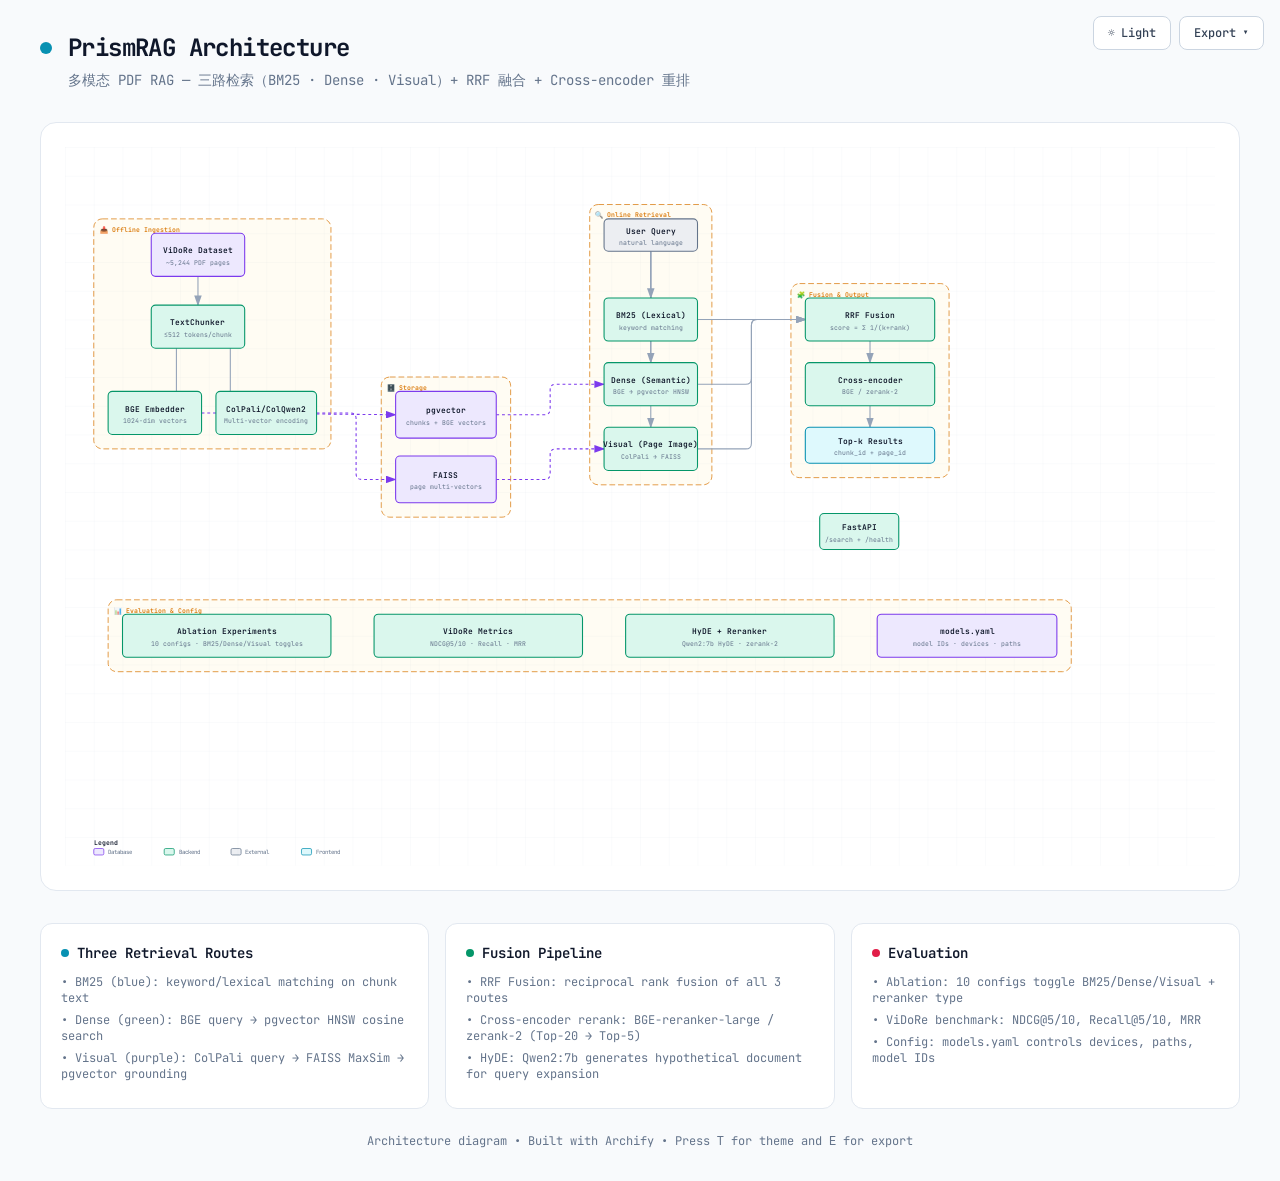
<file: docs/prismrag-architecture.html>
<!DOCTYPE html>
<html lang="en" data-theme="dark">
<head>
  <meta charset="UTF-8">
  <meta name="viewport" content="width=device-width, initial-scale=1.0">
  <meta name="generator" content="archify 2.8.0">
  <title>PrismRAG Architecture Diagram</title>
  <script>
    // Resolve the theme before first paint so light-preference users don't
    // see a dark flash. The toolbar script below re-applies with UI state.
    (function () {
      try {
        var theme = null;
        try {
          var param = new URLSearchParams(window.location.search).get('theme');
          if (param === 'light' || param === 'dark') theme = param;
        } catch (_) {}
        if (!theme) {
          try { theme = localStorage.getItem('archify-theme'); } catch (_) {}
        }
        if (theme !== 'light' && theme !== 'dark') {
          theme = window.matchMedia('(prefers-color-scheme: light)').matches ? 'light' : 'dark';
        }
        document.documentElement.setAttribute('data-theme', theme);
      } catch (_) {}
    })();
  </script>
  <!-- Async font load: a blackholed network must not block first paint.
       The body font stack falls back to system monospace until it lands. -->
  <link rel="preconnect" href="https://fonts.gstatic.com" crossorigin>
  <link href="https://fonts.googleapis.com/css2?family=JetBrains+Mono:wght@400;500;600;700&display=swap"
        rel="stylesheet" media="print" onload="this.media='all'">
  <noscript>
    <link href="https://fonts.googleapis.com/css2?family=JetBrains+Mono:wght@400;500;600;700&display=swap" rel="stylesheet">
  </noscript>
  <style>
    /* ==========================================================
       THEME VARIABLES — switch by toggling [data-theme] on <html>
       ========================================================== */
    :root,
    [data-theme="dark"] {
      --bg: #020617;
      --grid: #1e293b;
      --text: #ffffff;
      --text-muted: #94a3b8;
      --text-dim: #475569;
      /* UI chrome (menu hints, footer) needs more contrast than SVG .t-dim accents */
      --text-faint: #7d8da1;

      --panel: rgba(15, 23, 42, 0.5);
      --panel-border: #1e293b;
      --lane-fill: rgba(15, 23, 42, 0.22);
      --lane-stroke: #334155;

      --arrow: #64748b;
      --arrow-emphasis: #34d399;

      /* Opaque mask color used behind semi-transparent component fills
         so the arrows drawn underneath are properly hidden. */
      --mask: #0f172a;

      --frontend-fill:    rgba(8, 51, 68, 0.4);
      --frontend-stroke:  #22d3ee;
      --backend-fill:     rgba(6, 78, 59, 0.4);
      --backend-stroke:   #34d399;
      --database-fill:    rgba(76, 29, 149, 0.4);
      --database-stroke:  #a78bfa;
      --cloud-fill:       rgba(120, 53, 15, 0.3);
      --cloud-stroke:     #fbbf24;
      --security-fill:    rgba(136, 19, 55, 0.4);
      --security-stroke:  #fb7185;
      --messagebus-fill:  rgba(251, 146, 60, 0.3);
      --messagebus-stroke:#fb923c;
      --external-fill:    rgba(30, 41, 59, 0.5);
      --external-stroke:  #94a3b8;

      --toolbar-bg:       rgba(15, 23, 42, 0.8);
      --toolbar-border:   #334155;
      --toolbar-text:     #e2e8f0;
      --toolbar-hover:    rgba(15, 23, 42, 0.95);
      --toolbar-menu-bg:  #0f172a;
    }

    [data-theme="light"] {
      --bg: #f8fafc;
      --grid: #e2e8f0;
      --text: #0f172a;
      --text-muted: #64748b;
      --text-dim: #94a3b8;
      --text-faint: #64748b;

      --panel: #ffffff;
      --panel-border: #e2e8f0;
      --lane-fill: rgba(248, 250, 252, 0.65);
      --lane-stroke: #cbd5e1;

      --arrow: #94a3b8;
      --arrow-emphasis: #059669;

      --mask: #ffffff;

      --frontend-fill:    rgba(34, 211, 238, 0.15);
      --frontend-stroke:  #0891b2;
      --backend-fill:     rgba(52, 211, 153, 0.18);
      --backend-stroke:   #059669;
      --database-fill:    rgba(167, 139, 250, 0.2);
      --database-stroke:  #7c3aed;
      --cloud-fill:       rgba(251, 191, 36, 0.18);
      --cloud-stroke:     #d97706;
      --security-fill:    rgba(251, 113, 133, 0.15);
      --security-stroke:  #e11d48;
      --messagebus-fill:  rgba(251, 146, 60, 0.15);
      --messagebus-stroke:#ea580c;
      --external-fill:    rgba(148, 163, 184, 0.18);
      --external-stroke:  #64748b;

      --toolbar-bg:       rgba(255, 255, 255, 0.92);
      --toolbar-border:   #cbd5e1;
      --toolbar-text:     #334155;
      --toolbar-hover:    #ffffff;
      --toolbar-menu-bg:  #ffffff;
    }

    * { margin: 0; padding: 0; box-sizing: border-box; }

    body {
      font-family: 'JetBrains Mono', ui-monospace, SFMono-Regular, Menlo, Consolas, 'DejaVu Sans Mono', 'Liberation Mono', 'Noto Sans Mono CJK SC', 'PingFang SC', 'Hiragino Sans GB', 'Microsoft YaHei', monospace;
      background: var(--bg);
      min-height: 100vh;
      padding: 2rem;
      color: var(--text);
      transition: background 0.2s ease, color 0.2s ease;
    }

    .container { max-width: 1200px; margin: 0 auto; }

    .header { margin-bottom: 2rem; }

    .header-row {
      display: flex;
      align-items: center;
      gap: 1rem;
      margin-bottom: 0.5rem;
    }

    .pulse-dot {
      width: 12px;
      height: 12px;
      background: var(--frontend-stroke);
      border-radius: 50%;
      animation: pulse 2s infinite;
    }

    @keyframes pulse {
      0%, 100% { opacity: 1; }
      50% { opacity: 0.5; }
    }

    h1 {
      font-size: 1.5rem;
      font-weight: 700;
      letter-spacing: -0.025em;
    }

    .subtitle {
      color: var(--text-muted);
      font-size: 0.875rem;
      margin-left: 1.75rem;
    }

    .diagram-container {
      background: var(--panel);
      border-radius: 1rem;
      border: 1px solid var(--panel-border);
      padding: 1.5rem;
      overflow-x: auto;
    }

    svg {
      width: 100%;
      min-width: min(900px, 100%);
      display: block;
    }

    .cards {
      display: grid;
      grid-template-columns: repeat(auto-fit, minmax(280px, 1fr));
      gap: 1rem;
      margin-top: 2rem;
    }

    .card {
      background: var(--panel);
      border-radius: 0.75rem;
      border: 1px solid var(--panel-border);
      padding: 1.25rem;
    }

    .card-header {
      display: flex;
      align-items: center;
      gap: 0.5rem;
      margin-bottom: 0.75rem;
    }

    .card-dot {
      width: 8px;
      height: 8px;
      border-radius: 50%;
    }

    .card-dot.cyan     { background: var(--frontend-stroke); }
    .card-dot.emerald  { background: var(--backend-stroke); }
    .card-dot.violet   { background: var(--database-stroke); }
    .card-dot.amber    { background: var(--cloud-stroke); }
    .card-dot.rose     { background: var(--security-stroke); }
    .card-dot.orange   { background: var(--messagebus-stroke); }
    .card-dot.slate    { background: var(--external-stroke); }

    .card h3 { font-size: 0.875rem; font-weight: 600; color: var(--text); }

    .card ul {
      list-style: none;
      color: var(--text-muted);
      font-size: 0.75rem;
    }

    .card li { margin-bottom: 0.375rem; }

    .footer {
      text-align: center;
      margin-top: 1.5rem;
      color: var(--text-faint);
      font-size: 0.75rem;
    }

    /* ==========================================================
       Print stylesheet — hide interactive controls, force light,
       drop the grid so the diagram doesn't waste ink, use landscape
       so wide diagrams fit, pack summary cards into 2 columns to
       avoid an orphan card on a trailing page.
       ========================================================== */
    @page { size: landscape; margin: 1.5cm; }

    @media print {
      /* Force the FULL light palette — including component fills/strokes and
         lane/arrow colors — so printing from dark theme doesn't put neon
         strokes and translucent dark fills on white paper. */
      :root, [data-theme="dark"], [data-theme="light"] {
        --bg: #ffffff;
        --grid: transparent;
        --panel: #ffffff;
        --panel-border: #e2e8f0;
        --text: #0f172a;
        --text-muted: #475569;
        --text-dim: #94a3b8;
        --text-faint: #64748b;
        --mask: #ffffff;
        --lane-fill: rgba(248, 250, 252, 0.65);
        --lane-stroke: #cbd5e1;
        --arrow: #94a3b8;
        --arrow-emphasis: #059669;
        --frontend-fill:    rgba(34, 211, 238, 0.15);
        --frontend-stroke:  #0891b2;
        --backend-fill:     rgba(52, 211, 153, 0.18);
        --backend-stroke:   #059669;
        --database-fill:    rgba(167, 139, 250, 0.2);
        --database-stroke:  #7c3aed;
        --cloud-fill:       rgba(251, 191, 36, 0.18);
        --cloud-stroke:     #d97706;
        --security-fill:    rgba(251, 113, 133, 0.15);
        --security-stroke:  #e11d48;
        --messagebus-fill:  rgba(251, 146, 60, 0.15);
        --messagebus-stroke:#ea580c;
        --external-fill:    rgba(148, 163, 184, 0.18);
        --external-stroke:  #64748b;
      }
      body { background: #ffffff !important; padding: 0; }
      .container { max-width: none; }
      .toolbar, .archify-toast, .no-print { display: none !important; }
      .diagram-container, .card { box-shadow: none; border-color: #e2e8f0; }
      .cards { grid-template-columns: 1fr 1fr; }
      /* Ensure elements break sensibly across pages */
      .card { break-inside: avoid; page-break-inside: avoid; }
      .diagram-container { break-inside: avoid; page-break-inside: avoid; }
      h1, .subtitle { color: #0f172a; }
    }

    /* ==========================================================
       TOOLBAR (theme toggle + export menu)
       ========================================================== */
    .toolbar {
      position: fixed;
      top: 1rem;
      right: 1rem;
      display: flex;
      gap: 0.5rem;
      z-index: 100;
    }
    .toolbar button {
      background: var(--toolbar-bg);
      color: var(--toolbar-text);
      border: 1px solid var(--toolbar-border);
      padding: 0.5rem 0.875rem;
      border-radius: 0.5rem;
      font-family: inherit;
      font-size: 0.75rem;
      font-weight: 500;
      cursor: pointer;
      backdrop-filter: blur(8px);
      transition: background 0.15s, border-color 0.15s;
      display: inline-flex;
      align-items: center;
      gap: 0.375rem;
    }
    .toolbar button:hover {
      background: var(--toolbar-hover);
      border-color: var(--arrow);
    }
    .toolbar button:focus-visible {
      outline: 2px solid var(--frontend-stroke);
      outline-offset: 2px;
    }
    .toolbar .export-wrap { position: relative; }
    .toolbar .export-menu {
      position: absolute;
      top: calc(100% + 0.375rem);
      right: 0;
      background: var(--toolbar-menu-bg);
      border: 1px solid var(--toolbar-border);
      border-radius: 0.5rem;
      padding: 0.375rem;
      min-width: 160px;
      display: none;
      flex-direction: column;
      box-shadow: 0 4px 20px rgba(0,0,0,0.25);
    }
    .toolbar .export-menu.open { display: flex; }
    .toolbar .export-menu button {
      background: transparent;
      border: 0;
      justify-content: space-between;
      width: 100%;
      text-align: left;
      padding: 0.5rem 0.75rem;
    }
    .toolbar .export-menu button:hover {
      background: var(--toolbar-hover);
    }
    .toolbar .export-menu .hint {
      color: var(--text-faint);
      font-size: 0.625rem;
    }
    .toolbar .export-menu hr {
      border: 0;
      border-top: 1px solid var(--toolbar-border);
      margin: 0.25rem 0.375rem;
      opacity: 0.5;
    }

    /* Toast — brief feedback for actions like "copied" */
    .archify-toast {
      position: fixed;
      top: 1rem;
      left: 50%;
      transform: translateX(-50%) translateY(-8px);
      background: var(--toolbar-menu-bg);
      color: var(--text);
      border: 1px solid var(--toolbar-border);
      padding: 0.5rem 1rem;
      border-radius: 0.5rem;
      font-family: inherit;
      font-size: 0.75rem;
      opacity: 0;
      transition: opacity 0.2s, transform 0.2s;
      z-index: 200;
      pointer-events: none;
      box-shadow: 0 4px 20px rgba(0,0,0,0.25);
    }
    .archify-toast.show {
      opacity: 1;
      transform: translateX(-50%) translateY(0);
    }

    @media (max-width: 720px) {
      body { padding: 1rem; }
      .toolbar {
        position: static;
        justify-content: flex-end;
        margin-bottom: 1rem;
      }
      .header { margin-bottom: 1.25rem; }
      .header-row {
        gap: 0.75rem;
        align-items: flex-start;
      }
      h1 {
        font-size: 1.25rem;
        line-height: 1.25;
      }
      .subtitle {
        margin-left: 0;
        font-size: 0.8125rem;
        line-height: 1.55;
      }
      .diagram-container {
        padding: 0.75rem;
        border-radius: 0.75rem;
      }
      .cards {
        grid-template-columns: 1fr;
        margin-top: 1rem;
      }
    }

    /* ==========================================================
       SVG SEMANTIC CLASSES — use these instead of inline fill/stroke
       ========================================================== */
    .c-grid       { stroke: var(--grid); fill: none; }
    .c-mask       { fill: var(--mask); stroke: none; }

    .c-frontend   { fill: var(--frontend-fill);   stroke: var(--frontend-stroke); }
    .c-backend    { fill: var(--backend-fill);    stroke: var(--backend-stroke); }
    .c-database   { fill: var(--database-fill);   stroke: var(--database-stroke); }
    .c-cloud      { fill: var(--cloud-fill);      stroke: var(--cloud-stroke); }
    .c-security   { fill: var(--security-fill);   stroke: var(--security-stroke); }
    .c-messagebus { fill: var(--messagebus-fill); stroke: var(--messagebus-stroke); }
    .c-external   { fill: var(--external-fill);   stroke: var(--external-stroke); }

    /* Text helpers */
    .t-primary { fill: var(--text); }
    .t-muted   { fill: var(--text-muted); }
    .t-dim     { fill: var(--text-dim); }
    .t-frontend   { fill: var(--frontend-stroke); }
    .t-backend    { fill: var(--backend-stroke); }
    .t-database   { fill: var(--database-stroke); }
    .t-cloud      { fill: var(--cloud-stroke); }
    .t-security   { fill: var(--security-stroke); }
    .t-messagebus { fill: var(--messagebus-stroke); }
    .t-external   { fill: var(--external-stroke); }

    /* Arrows */
    .a-default   { stroke: var(--arrow); fill: none; }
    .a-emphasis  { stroke: var(--arrow-emphasis); fill: none; }
    .a-security  { stroke: var(--security-stroke); fill: none; stroke-dasharray: 5,5; }
    .a-dashed    { stroke: var(--database-stroke); fill: none; stroke-dasharray: 4,4; }

    /* Arrowhead markers reference these */
    .m-default   { fill: var(--arrow); }
    .m-emphasis  { fill: var(--arrow-emphasis); }
    .m-security  { fill: var(--security-stroke); }
    .m-dashed    { fill: var(--database-stroke); }

    /* Dashed boundary variants */
    .c-security-group { fill: transparent; stroke: var(--security-stroke); stroke-dasharray: 4,4; }
    .c-region         { fill: rgba(251, 191, 36, 0.05); stroke: var(--cloud-stroke); stroke-dasharray: 8,4; }
    .c-lane           { fill: var(--lane-fill); stroke: var(--lane-stroke); stroke-dasharray: 6,6; }

    /* Optional trace animation, enabled only by meta.animation = "trace".
       Static diagrams do not carry data-animation and render exactly as before. */
    svg[data-animation="trace"] [data-animate="edge"] {
      stroke-dasharray: 10 8;
      stroke-dashoffset: 54;
      animation: archify-edge-flow 2.4s linear infinite;
      animation-delay: calc(var(--step, 0) * 160ms);
    }
    svg[data-animation="trace"] [data-animate="node"] {
      transform-box: fill-box;
      transform-origin: center;
      animation: archify-node-pulse 3.6s ease-in-out infinite;
      animation-delay: calc(var(--step, 0) * 160ms);
    }
    @keyframes archify-edge-flow {
      to { stroke-dashoffset: 0; }
    }
    @keyframes archify-node-pulse {
      0%, 72%, 100% { filter: none; stroke-width: 1.5; }
      18%, 36% {
        filter: drop-shadow(0 0 8px var(--arrow-emphasis));
        stroke-width: 2.4;
      }
    }
    @media (prefers-reduced-motion: reduce) {
      svg[data-animation="trace"] [data-animate] {
        animation: none !important;
        stroke-dashoffset: 0;
      }
    }
  </style>
</head>
<body>
  <!-- Toolbar: theme toggle + export menu (present on every generated diagram)
       Keyboard: T toggles theme, E opens export menu (when no input focused) -->
  <div class="toolbar" role="toolbar" aria-label="Diagram actions">
    <button id="btn-theme" type="button"
            title="Toggle theme (T)"
            aria-label="Toggle color theme"
            aria-pressed="false">
      <span id="theme-icon" aria-hidden="true">&#9790;</span>
      <span id="theme-label">Dark</span>
    </button>
    <div class="export-wrap">
      <button id="btn-export" type="button"
              title="Export diagram (E)"
              aria-label="Export diagram"
              aria-haspopup="menu"
              aria-expanded="false"
              aria-controls="export-menu">
        Export <span aria-hidden="true">&#9662;</span>
      </button>
      <div class="export-menu" id="export-menu" role="menu" aria-label="Export">
        <button data-action="copy"  type="button" role="menuitem" tabindex="-1">Copy to clipboard <span class="hint">PNG</span></button>
        <hr role="separator">
        <button data-format="png"   type="button" role="menuitem" tabindex="-1">Download PNG</button>
        <button data-format="jpeg"  type="button" role="menuitem" tabindex="-1">Download JPEG</button>
        <button data-format="webp"  type="button" role="menuitem" tabindex="-1">Download WebP</button>
        <hr role="separator">
        <button data-format="svg"   type="button" role="menuitem" tabindex="-1">Download SVG <span class="hint">vector</span></button>
      </div>
    </div>
  </div>

  <div class="container">
    <!-- Header -->
    <div class="header">
      <div class="header-row">
        <div class="pulse-dot"></div>
        <h1>PrismRAG Architecture</h1>
      </div>
      <p class="subtitle">多模态 PDF RAG — 三路检索（BM25 · Dense · Visual）+ RRF 融合 + Cross-encoder 重排</p>
    </div>

    <!-- Main Diagram -->
    <div class="diagram-container">
      <svg viewBox="0 0 1600 1000" role="img" aria-label="PrismRAG Architecture — 多模态 PDF RAG — 三路检索（BM25 · Dense · Visual）+ RRF 融合 + Cross-encoder 重排 (architecture diagram)">
        <!-- Definitions -->
        <defs>
          <marker id="arrowhead" markerWidth="10" markerHeight="7" refX="9" refY="3.5" orient="auto">
            <polygon points="0 0, 10 3.5, 0 7" class="m-default" />
          </marker>
          <marker id="arrowhead-emphasis" markerWidth="10" markerHeight="7" refX="9" refY="3.5" orient="auto">
            <polygon points="0 0, 10 3.5, 0 7" class="m-emphasis" />
          </marker>
          <marker id="arrowhead-security" markerWidth="10" markerHeight="7" refX="9" refY="3.5" orient="auto">
            <polygon points="0 0, 10 3.5, 0 7" class="m-security" />
          </marker>
          <marker id="arrowhead-dashed" markerWidth="10" markerHeight="7" refX="9" refY="3.5" orient="auto">
            <polygon points="0 0, 10 3.5, 0 7" class="m-dashed" />
          </marker>
          <pattern id="grid" width="40" height="40" patternUnits="userSpaceOnUse">
            <path d="M 40 0 L 0 0 0 40" class="c-grid" stroke-width="0.5"/>
          </pattern>
        </defs>

        <!-- Background Grid -->
        <rect width="100%" height="100%" fill="url(#grid)" />

        <!-- Boundaries (behind everything) -->
        <rect x="40" y="100" width="330" height="320" rx="12" class="c-region" stroke-width="1"/>
        <text x="48" y="118" class="t-cloud" font-size="9" font-weight="600">📥 Offline Ingestion</text>

        <rect x="440" y="320" width="180" height="195" rx="12" class="c-region" stroke-width="1"/>
        <text x="448" y="338" class="t-cloud" font-size="9" font-weight="600">🗄️ Storage</text>

        <rect x="730" y="80" width="170" height="390" rx="12" class="c-region" stroke-width="1"/>
        <text x="738" y="98" class="t-cloud" font-size="9" font-weight="600">🔍 Online Retrieval</text>

        <rect x="1010" y="190" width="220" height="270" rx="12" class="c-region" stroke-width="1"/>
        <text x="1018" y="208" class="t-cloud" font-size="9" font-weight="600">🧩 Fusion &amp; Output</text>

        <rect x="60" y="630" width="1340" height="100" rx="12" class="c-region" stroke-width="1"/>
        <text x="68" y="648" class="t-cloud" font-size="9" font-weight="600">📊 Evaluation &amp; Config</text>

        <!-- Connection paths (before components for correct z-order) -->
        <path d="M 185 180 L 185 220" class="a-default" stroke-width="1.5" marker-end="url(#arrowhead)"/>
        <path d="M 120 250 L 147 250 Q 155 250 155 258 L 155 362 Q 155 370 163 370 L 190 370" class="a-default" stroke-width="1.5" marker-end="url(#arrowhead)"/>
        <path d="M 250 250 L 238 250 Q 230 250 230 258 L 230 362 Q 230 370 222 370 L 210 370" class="a-default" stroke-width="1.5" marker-end="url(#arrowhead)"/>
        <path d="M 190 370 L 460 372.5" class="a-dashed" stroke-width="1.5" marker-end="url(#arrowhead-dashed)"/>
        <path d="M 350 370 L 397 370 Q 405 370 405 378 L 405 454.5 Q 405 462.5 413 462.5 L 460 462.5" class="a-dashed" stroke-width="1.5" marker-end="url(#arrowhead-dashed)"/>
        <path d="M 815 145 L 815 210" class="a-default" stroke-width="1.5" marker-end="url(#arrowhead)"/>
        <path d="M 815 145 L 815 300" class="a-default" stroke-width="1.5" marker-end="url(#arrowhead)"/>
        <path d="M 815 145 L 815 390" class="a-default" stroke-width="1.5" marker-end="url(#arrowhead)"/>
        <path d="M 600 372.5 L 667 372.5 Q 675 372.5 675 364.5 L 675 338 Q 675 330 683 330 L 750 330" class="a-dashed" stroke-width="1.5" marker-end="url(#arrowhead-dashed)"/>
        <path d="M 600 462.5 L 667 462.5 Q 675 462.5 675 454.5 L 675 428 Q 675 420 683 420 L 750 420" class="a-dashed" stroke-width="1.5" marker-end="url(#arrowhead-dashed)"/>
        <path d="M 880 240 L 1030 240" class="a-default" stroke-width="1.5" marker-end="url(#arrowhead)"/>
        <path d="M 880 330 L 947 330 Q 955 330 955 322 L 955 248 Q 955 240 963 240 L 1030 240" class="a-default" stroke-width="1.5" marker-end="url(#arrowhead)"/>
        <path d="M 880 420 L 947 420 Q 955 420 955 412 L 955 248 Q 955 240 963 240 L 1030 240" class="a-default" stroke-width="1.5" marker-end="url(#arrowhead)"/>
        <path d="M 1120 270 L 1120 300" class="a-default" stroke-width="1.5" marker-end="url(#arrowhead)"/>
        <path d="M 1120 360 L 1120 390" class="a-default" stroke-width="1.5" marker-end="url(#arrowhead)"/>

        <!-- Components -->
        <rect x="120" y="120" width="130" height="60" rx="6" class="c-mask"/>
        <rect x="120" y="120" width="130" height="60" rx="6" class="c-database" stroke-width="1.5"/>
        <text x="185" y="148" class="t-primary" font-size="11" font-weight="600" text-anchor="middle">ViDoRe Dataset</text>
        <text x="185" y="164" class="t-muted" font-size="9" text-anchor="middle">~5,244 PDF pages</text>

        <rect x="120" y="220" width="130" height="60" rx="6" class="c-mask"/>
        <rect x="120" y="220" width="130" height="60" rx="6" class="c-backend" stroke-width="1.5"/>
        <text x="185" y="248" class="t-primary" font-size="11" font-weight="600" text-anchor="middle">TextChunker</text>
        <text x="185" y="264" class="t-muted" font-size="9" text-anchor="middle">≤512 tokens/chunk</text>

        <rect x="60" y="340" width="130" height="60" rx="6" class="c-mask"/>
        <rect x="60" y="340" width="130" height="60" rx="6" class="c-backend" stroke-width="1.5"/>
        <text x="125" y="368" class="t-primary" font-size="11" font-weight="600" text-anchor="middle">BGE Embedder</text>
        <text x="125" y="384" class="t-muted" font-size="9" text-anchor="middle">1024-dim vectors</text>

        <rect x="210" y="340" width="140" height="60" rx="6" class="c-mask"/>
        <rect x="210" y="340" width="140" height="60" rx="6" class="c-backend" stroke-width="1.5"/>
        <text x="280" y="368" class="t-primary" font-size="11" font-weight="600" text-anchor="middle">ColPali/ColQwen2</text>
        <text x="280" y="384" class="t-muted" font-size="9" text-anchor="middle">Multi-vector encoding</text>

        <rect x="460" y="340" width="140" height="65" rx="6" class="c-mask"/>
        <rect x="460" y="340" width="140" height="65" rx="6" class="c-database" stroke-width="1.5"/>
        <text x="530" y="370.5" class="t-primary" font-size="11" font-weight="600" text-anchor="middle">pgvector</text>
        <text x="530" y="386.5" class="t-muted" font-size="9" text-anchor="middle">chunks + BGE vectors</text>

        <rect x="460" y="430" width="140" height="65" rx="6" class="c-mask"/>
        <rect x="460" y="430" width="140" height="65" rx="6" class="c-database" stroke-width="1.5"/>
        <text x="530" y="460.5" class="t-primary" font-size="11" font-weight="600" text-anchor="middle">FAISS</text>
        <text x="530" y="476.5" class="t-muted" font-size="9" text-anchor="middle">page multi-vectors</text>

        <rect x="750" y="100" width="130" height="45" rx="6" class="c-mask"/>
        <rect x="750" y="100" width="130" height="45" rx="6" class="c-external" stroke-width="1.5"/>
        <text x="815" y="120.5" class="t-primary" font-size="11" font-weight="600" text-anchor="middle">User Query</text>
        <text x="815" y="136.5" class="t-muted" font-size="9" text-anchor="middle">natural language</text>

        <rect x="750" y="210" width="130" height="60" rx="6" class="c-mask"/>
        <rect x="750" y="210" width="130" height="60" rx="6" class="c-backend" stroke-width="1.5"/>
        <text x="815" y="238" class="t-primary" font-size="11" font-weight="600" text-anchor="middle">BM25 (Lexical)</text>
        <text x="815" y="254" class="t-muted" font-size="9" text-anchor="middle">keyword matching</text>

        <rect x="750" y="300" width="130" height="60" rx="6" class="c-mask"/>
        <rect x="750" y="300" width="130" height="60" rx="6" class="c-backend" stroke-width="1.5"/>
        <text x="815" y="328" class="t-primary" font-size="11" font-weight="600" text-anchor="middle">Dense (Semantic)</text>
        <text x="815" y="344" class="t-muted" font-size="9" text-anchor="middle">BGE → pgvector HNSW</text>

        <rect x="750" y="390" width="130" height="60" rx="6" class="c-mask"/>
        <rect x="750" y="390" width="130" height="60" rx="6" class="c-backend" stroke-width="1.5"/>
        <text x="815" y="418" class="t-primary" font-size="11" font-weight="600" text-anchor="middle">Visual (Page Image)</text>
        <text x="815" y="434" class="t-muted" font-size="9" text-anchor="middle">ColPali → FAISS</text>

        <rect x="1030" y="210" width="180" height="60" rx="6" class="c-mask"/>
        <rect x="1030" y="210" width="180" height="60" rx="6" class="c-backend" stroke-width="1.5"/>
        <text x="1120" y="238" class="t-primary" font-size="11" font-weight="600" text-anchor="middle">RRF Fusion</text>
        <text x="1120" y="254" class="t-muted" font-size="9" text-anchor="middle">score = Σ 1/(k+rank)</text>

        <rect x="1030" y="300" width="180" height="60" rx="6" class="c-mask"/>
        <rect x="1030" y="300" width="180" height="60" rx="6" class="c-backend" stroke-width="1.5"/>
        <text x="1120" y="328" class="t-primary" font-size="11" font-weight="600" text-anchor="middle">Cross-encoder</text>
        <text x="1120" y="344" class="t-muted" font-size="9" text-anchor="middle">BGE / zerank-2</text>

        <rect x="1030" y="390" width="180" height="50" rx="6" class="c-mask"/>
        <rect x="1030" y="390" width="180" height="50" rx="6" class="c-frontend" stroke-width="1.5"/>
        <text x="1120" y="413" class="t-primary" font-size="11" font-weight="600" text-anchor="middle">Top-k Results</text>
        <text x="1120" y="429" class="t-muted" font-size="9" text-anchor="middle">chunk_id + page_id</text>

        <rect x="1050" y="510" width="110" height="50" rx="6" class="c-mask"/>
        <rect x="1050" y="510" width="110" height="50" rx="6" class="c-backend" stroke-width="1.5"/>
        <text x="1105" y="533" class="t-primary" font-size="11" font-weight="600" text-anchor="middle">FastAPI</text>
        <text x="1105" y="549" class="t-muted" font-size="9" text-anchor="middle">/search + /health</text>

        <rect x="80" y="650" width="290" height="60" rx="6" class="c-mask"/>
        <rect x="80" y="650" width="290" height="60" rx="6" class="c-backend" stroke-width="1.5"/>
        <text x="225" y="678" class="t-primary" font-size="11" font-weight="600" text-anchor="middle">Ablation Experiments</text>
        <text x="225" y="694" class="t-muted" font-size="9" text-anchor="middle">10 configs · BM25/Dense/Visual toggles</text>

        <rect x="430" y="650" width="290" height="60" rx="6" class="c-mask"/>
        <rect x="430" y="650" width="290" height="60" rx="6" class="c-backend" stroke-width="1.5"/>
        <text x="575" y="678" class="t-primary" font-size="11" font-weight="600" text-anchor="middle">ViDoRe Metrics</text>
        <text x="575" y="694" class="t-muted" font-size="9" text-anchor="middle">NDCG@5/10 · Recall · MRR</text>

        <rect x="780" y="650" width="290" height="60" rx="6" class="c-mask"/>
        <rect x="780" y="650" width="290" height="60" rx="6" class="c-backend" stroke-width="1.5"/>
        <text x="925" y="678" class="t-primary" font-size="11" font-weight="600" text-anchor="middle">HyDE + Reranker</text>
        <text x="925" y="694" class="t-muted" font-size="9" text-anchor="middle">Qwen2:7b HyDE · zerank-2</text>

        <rect x="1130" y="650" width="250" height="60" rx="6" class="c-mask"/>
        <rect x="1130" y="650" width="250" height="60" rx="6" class="c-database" stroke-width="1.5"/>
        <text x="1255" y="678" class="t-primary" font-size="11" font-weight="600" text-anchor="middle">models.yaml</text>
        <text x="1255" y="694" class="t-muted" font-size="9" text-anchor="middle">model IDs · devices · paths</text>

        <!-- Connection labels -->
















        <!-- Legend -->
        <text x="40" y="971" class="t-primary" font-size="9" font-weight="600">Legend</text>
        <rect x="40" y="976" width="14" height="9" rx="2" class="c-database" stroke-width="1"/>
        <text x="60" y="984" class="t-muted" font-size="8">Database</text>
        <rect x="138" y="976" width="14" height="9" rx="2" class="c-backend" stroke-width="1"/>
        <text x="158" y="984" class="t-muted" font-size="8">Backend</text>
        <rect x="231" y="976" width="14" height="9" rx="2" class="c-external" stroke-width="1"/>
        <text x="251" y="984" class="t-muted" font-size="8">External</text>
        <rect x="329" y="976" width="14" height="9" rx="2" class="c-frontend" stroke-width="1"/>
        <text x="349" y="984" class="t-muted" font-size="8">Frontend</text>
      </svg>
    </div>

    <!-- Info Cards -->
    <div class="cards">
      <div class="card">
        <div class="card-header">
          <div class="card-dot cyan"></div>
          <h3>Three Retrieval Routes</h3>
        </div>
        <ul>
          <li>&bull; BM25 (blue): keyword/lexical matching on chunk text</li>
          <li>&bull; Dense (green): BGE query → pgvector HNSW cosine search</li>
          <li>&bull; Visual (purple): ColPali query → FAISS MaxSim → pgvector grounding</li>
        </ul>
      </div>

      <div class="card">
        <div class="card-header">
          <div class="card-dot emerald"></div>
          <h3>Fusion Pipeline</h3>
        </div>
        <ul>
          <li>&bull; RRF Fusion: reciprocal rank fusion of all 3 routes</li>
          <li>&bull; Cross-encoder rerank: BGE-reranker-large / zerank-2 (Top-20 → Top-5)</li>
          <li>&bull; HyDE: Qwen2:7b generates hypothetical document for query expansion</li>
        </ul>
      </div>

      <div class="card">
        <div class="card-header">
          <div class="card-dot rose"></div>
          <h3>Evaluation</h3>
        </div>
        <ul>
          <li>&bull; Ablation: 10 configs toggle BM25/Dense/Visual + reranker type</li>
          <li>&bull; ViDoRe benchmark: NDCG@5/10, Recall@5/10, MRR</li>
          <li>&bull; Config: models.yaml controls devices, paths, model IDs</li>
        </ul>
      </div>
    </div>

    <!-- Footer -->
    <p class="footer">
      Architecture diagram &bull; Built with Archify<span class="no-print"> &bull; Press <kbd>T</kbd> for theme and <kbd>E</kbd> for export</span>
    </p>
  </div>

  <script>
    /* ============================================================
       Theme toggle — persists to localStorage, respects system pref
       ============================================================ */
    var Archify = {};

    Archify.theme = (function () {
      var STORAGE_KEY = 'archify-theme';
      var html = document.documentElement;
      var btn = document.getElementById('btn-theme');
      var icon = document.getElementById('theme-icon');
      var label = document.getElementById('theme-label');

      // localStorage can throw (blocked cookies, sandboxed iframes); the whole
      // script element dies on an uncaught error, so guard every access.
      function readStored() {
        try { return localStorage.getItem(STORAGE_KEY); } catch (_) { return null; }
      }
      function writeStored(value) {
        try { localStorage.setItem(STORAGE_KEY, value); } catch (_) {}
      }
      function urlOverride() {
        // URL param wins (useful for deterministic screenshots / share links)
        try {
          var param = new URLSearchParams(window.location.search).get('theme');
          if (param === 'light' || param === 'dark') return param;
        } catch (_) {}
        return null;
      }

      function resolveInitial() {
        var fromUrl = urlOverride();
        if (fromUrl) return fromUrl;
        var saved = readStored();
        if (saved === 'light' || saved === 'dark') return saved;
        return window.matchMedia('(prefers-color-scheme: light)').matches ? 'light' : 'dark';
      }

      function apply(theme) {
        html.setAttribute('data-theme', theme);
        icon.textContent = theme === 'dark' ? '\u263E' : '\u263C';
        label.textContent = theme === 'dark' ? 'Dark' : 'Light';
        btn.setAttribute('aria-pressed', theme === 'light' ? 'true' : 'false');
      }

      function toggle() {
        var next = html.getAttribute('data-theme') === 'dark' ? 'light' : 'dark';
        apply(next);
        writeStored(next);
      }

      apply(resolveInitial());
      btn.addEventListener('click', toggle);

      // Follow live OS theme changes while the user has no explicit preference.
      try {
        var media = window.matchMedia('(prefers-color-scheme: light)');
        var onChange = function (e) {
          var saved = readStored();
          if (urlOverride() || saved === 'light' || saved === 'dark') return;
          apply(e.matches ? 'light' : 'dark');
        };
        if (media.addEventListener) media.addEventListener('change', onChange);
        else if (media.addListener) media.addListener(onChange);
      } catch (_) {}

      return { toggle: toggle };
    })();

    /* ============================================================
       Export — PNG / JPEG / WebP / SVG (download) and Copy PNG (clipboard)

       Raster exports are always rendered at 4x source resolution for
       maximum sharpness. The trick: we set the serialized SVG's
       `width`/`height` to viewBox * 4 so the browser rasterizes the
       vectors at that resolution natively. drawImage then draws at
       the image's natural size (no upscaling = no blur).

       JPEG/WebP paint the current theme's background explicitly since
       those formats have no alpha channel.
       ============================================================ */
    (function () {
      var RASTER_SCALE = 4;

      function diagramFilename() {
        var title = (document.title || 'diagram')
          .replace(/\s+Architecture(\s+Diagram)?$/i, '')
          .replace(/\s+Diagram$/i, '')
          .trim();
        return title.replace(/[^a-z0-9_\-]+/gi, '-')
                    .toLowerCase()
                    .replace(/^-+|-+$/g, '') || 'diagram';
      }

      function currentBg() {
        return getComputedStyle(document.body).backgroundColor || '#ffffff';
      }

      /**
       * Serialize the main SVG into a standalone document.
       *
       * Two modes:
       * - Default (opts.autoTheme=false) — locks the serialized SVG to the
       *   viewer's current theme. Used by the raster pipeline
       *   (PNG/JPEG/WebP/clipboard) because canvas rasterization needs
       *   deterministic colors; a raster cannot react to
       *   prefers-color-scheme after encoding.
       * - autoTheme=true — emits BOTH dark and light variable sets plus a
       *   `@media (prefers-color-scheme)` rule so the resulting SVG
       *   self-themes when embedded in GitHub READMEs or other hosts that
       *   expose a color scheme. Used for "Download SVG".
       */
      function serializeSvg(scale, opts) {
        // scale: integer multiplier for intrinsic SVG pixel dimensions used by
        // the raster path. Defaults to 1 (natural size) for SVG download.
        scale = scale || 1;
        opts = opts || {};
        var autoTheme = opts.autoTheme === true;

        var svg = document.querySelector('.diagram-container svg');
        var clone = svg.cloneNode(true);

        var vb = svg.viewBox.baseVal;
        // Scale width/height so the browser rasterizes the vectors at target
        // resolution directly. viewBox stays unchanged so coordinates don't
        // shift. This is the key to sharp rasters — do NOT scale later via
        // canvas upscaling.
        clone.setAttribute('width', vb.width * scale);
        clone.setAttribute('height', vb.height * scale);
        clone.setAttribute('xmlns', 'http://www.w3.org/2000/svg');

        // Only the SVG-relevant rules: semantic classes, markers, and the
        // theme variable blocks. Toolbar/cards/print CSS can never apply
        // inside a standalone SVG and would only bloat the export.
        var hostStyle = (function () {
          var out = [];
          Array.prototype.forEach.call(document.styleSheets, function (sheet) {
            var rules;
            try { rules = sheet.cssRules; } catch (_) { return; } // cross-origin
            if (!rules) return;
            Array.prototype.forEach.call(rules, function (rule) {
              if (rule.type !== 1) return; // plain style rules only
              var sel = rule.selectorText || '';
              if (/(^|,)\s*(svg|:root|\[data-theme|\.c-|\.t-|\.a-|\.m-)/.test(sel)) {
                out.push(rule.cssText);
              }
            });
          });
          return out.join('\n');
        })();

        // Derive the variable list from the stylesheet so newly added theme
        // variables can never be missed by the export pipeline again
        // (--lane-fill/--lane-stroke once were).
        var varNames = (function () {
          var seen = {};
          var names = [];
          (hostStyle.match(/--[a-zA-Z0-9-]+(?=\s*:)/g) || []).forEach(function (n) {
            if (!seen[n]) { seen[n] = true; names.push(n); }
          });
          return names;
        })();

        // Resolve the full variable set for a given data-theme via an
        // off-DOM probe, independent of what the viewer is currently set to.
        function resolveVars(themeAttr) {
          var probe = document.createElement('div');
          probe.setAttribute('data-theme', themeAttr);
          probe.style.cssText = 'position:absolute;width:0;height:0;visibility:hidden;';
          document.body.appendChild(probe);
          try {
            var c = getComputedStyle(probe);
            return varNames.map(function (n) {
              return n + ': ' + c.getPropertyValue(n).trim() + ';';
            }).join(' ');
          } finally {
            document.body.removeChild(probe);
          }
        }

        // Prepend a local()-only @font-face block for each weight so that the
        // sandboxed image-rendering context used during PNG/JPEG/WebP export
        // can find JetBrains Mono if the user has it installed locally, and
        // falls through cleanly to the monospace stack otherwise. The usual
        // Google-Fonts <link> in the host document is unreachable from the
        // serialized SVG, so url()-sourced faces would just hang.
        var fontFallback = [400, 500, 600, 700].map(function (w) {
          return "@font-face { font-family: 'JetBrains Mono'; font-weight: " + w +
                 "; src: local('JetBrains Mono'), local('JetBrainsMono-Regular'); }";
        }).join('\n');

        var style = document.createElementNS('http://www.w3.org/2000/svg', 'style');
        var bgRect = document.createElementNS('http://www.w3.org/2000/svg', 'rect');
        bgRect.setAttribute('width', '100%');
        bgRect.setAttribute('height', '100%');

        if (autoTheme) {
          // Dual-theme SVG. Dark is the default (so hosts without
          // prefers-color-scheme still render), light swaps in via media
          // query, and svg[data-theme="..."] still lets downstream
          // consumers force a specific theme.
          var darkVars = resolveVars('dark');
          var lightVars = resolveVars('light');

          style.textContent =
            fontFallback + "\n" +
            "svg { font-family: 'JetBrains Mono', ui-monospace, SFMono-Regular, Menlo, Consolas, 'DejaVu Sans Mono', 'Liberation Mono', 'Noto Sans Mono CJK SC', 'PingFang SC', 'Hiragino Sans GB', 'Microsoft YaHei', monospace; }\n" +
            hostStyle + "\n" +
            ":root, svg { " + darkVars + " }\n" +
            "@media (prefers-color-scheme: light) { :root, svg { " + lightVars + " } }\n" +
            "svg[data-theme=\"light\"] { " + lightVars + " }\n" +
            "svg[data-theme=\"dark\"] { " + darkVars + " }\n" +
            "rect.c-bg-rect { fill: var(--bg); }\n";

          // Don't lock the serialized SVG to the viewer's current theme.
          clone.removeAttribute('data-theme');
          // Background follows the CSS variable, not a fixed color, so it
          // swaps with the media query.
          bgRect.setAttribute('class', 'c-bg-rect');
        } else {
          // Raster path: lock to the viewer's current theme.
          var theme = document.documentElement.getAttribute('data-theme') || 'dark';
          var themeHost = document.querySelector('[data-theme="' + theme + '"]') || document.documentElement;
          var computed = getComputedStyle(themeHost);
          var vars = varNames.map(function (n) {
            return n + ': ' + computed.getPropertyValue(n).trim() + ';';
          }).join(' ');

          // IMPORTANT: inject the resolved variables AFTER hostStyle,
          // otherwise hostStyle's ":root, [data-theme=\"dark\"] { ... }" rule
          // overrides our chosen theme via later-in-cascade equal-specificity.
          // Keep this order.
          style.textContent =
            fontFallback + "\n" +
            "svg { font-family: 'JetBrains Mono', ui-monospace, SFMono-Regular, Menlo, Consolas, 'DejaVu Sans Mono', 'Liberation Mono', 'Noto Sans Mono CJK SC', 'PingFang SC', 'Hiragino Sans GB', 'Microsoft YaHei', monospace; }\n" +
            hostStyle + "\n" +
            ":root, svg { " + vars + " }\n";

          bgRect.setAttribute('fill', computed.getPropertyValue('--bg').trim() || '#ffffff');
        }

        clone.insertBefore(style, clone.firstChild);
        clone.insertBefore(bgRect, style.nextSibling);

        return {
          svgString: new XMLSerializer().serializeToString(clone),
          width: vb.width * scale,
          height: vb.height * scale
        };
      }

      function download(blob, filename) {
        var url = URL.createObjectURL(blob);
        var a = document.createElement('a');
        a.href = url;
        a.download = filename;
        document.body.appendChild(a);
        a.click();
        a.remove();
        setTimeout(function () { URL.revokeObjectURL(url); }, 1000);
      }

      // Conservative upper bound on total canvas pixels. Older Safari on iOS
      // silently produces a blank canvas above ~16 Mpx; Chrome / Firefox /
      // desktop Safari are far higher but start failing on memory-constrained
      // devices. We pick the largest integer scale in {4,3,2,1} whose target
      // pixel count fits under this cap.
      var MAX_CANVAS_PIXELS = 16 * 1024 * 1024;

      function pickSafeScale(vbW, vbH) {
        for (var s = RASTER_SCALE; s >= 1; s--) {
          if (vbW * s * vbH * s <= MAX_CANVAS_PIXELS) return s;
        }
        return 1;
      }

      function rasterize(format) {
        // Serialize at a safe scale (RASTER_SCALE=4 by default, reduced if the
        // resulting canvas would exceed MAX_CANVAS_PIXELS). The SVG itself is
        // rasterized at target resolution natively; drawImage draws at natural
        // size — no upsampling blur.
        var svg = document.querySelector('.diagram-container svg');
        var vb = svg.viewBox.baseVal;
        var scale = pickSafeScale(vb.width, vb.height);
        var data = serializeSvg(scale);
        var svgBlob = new Blob([data.svgString], { type: 'image/svg+xml;charset=utf-8' });
        var svgUrl = URL.createObjectURL(svgBlob);

        return new Promise(function (resolve, reject) {
          var img = new Image();
          img.onload = function () {
            var canvas = document.createElement('canvas');
            canvas.width = data.width;
            canvas.height = data.height;
            var ctx = canvas.getContext('2d');
            if (format === 'jpeg') {
              ctx.fillStyle = currentBg();
              ctx.fillRect(0, 0, canvas.width, canvas.height);
            }
            // Draw at natural size — SVG was already rasterized at target res.
            ctx.drawImage(img, 0, 0);
            URL.revokeObjectURL(svgUrl);
            var mime = format === 'jpeg' ? 'image/jpeg' :
                       format === 'webp' ? 'image/webp' : 'image/png';
            var quality = format === 'png' ? undefined : 0.95;
            canvas.toBlob(function (blob) {
              if (!blob) reject(new Error('toBlob returned null for ' + format));
              else resolve(blob);
            }, mime, quality);
          };
          img.onerror = function (e) {
            URL.revokeObjectURL(svgUrl);
            reject(e);
          };
          img.src = svgUrl;
        });
      }

      var menu = document.getElementById('export-menu');
      var btn = document.getElementById('btn-export');
      var items = function () {
        return Array.prototype.slice.call(menu.querySelectorAll('button[role="menuitem"]'));
      };

      // ---- Clipboard support ----------------------------------------------
      function canCopyImage() {
        return typeof ClipboardItem !== 'undefined' &&
               navigator.clipboard &&
               typeof navigator.clipboard.write === 'function';
      }

      // ---- Raster format detection ----------------------------------------
      // canvas.toBlob('image/webp') silently returns a PNG on browsers without
      // WebP encoding (older Safari), so detect explicitly.
      function supports(format) {
        if (format === 'svg' || format === 'png') return true;
        var mime = format === 'jpeg' ? 'image/jpeg' : 'image/webp';
        try {
          var c = document.createElement('canvas');
          c.width = c.height = 2;
          return c.toDataURL(mime).indexOf('data:' + mime) === 0;
        } catch (_) { return false; }
      }

      // Gray out unsupported items.
      items().forEach(function (it) {
        if (it.dataset.format && !supports(it.dataset.format)) {
          it.disabled = true;
          it.title = 'Not supported by this browser';
          it.style.opacity = '0.5';
        }
        if (it.dataset.action === 'copy' && !canCopyImage()) {
          it.disabled = true;
          it.title = 'Clipboard image write not supported by this browser';
          it.style.opacity = '0.5';
        }
      });

      // ---- Toast ----------------------------------------------------------
      // A live region only announces CHANGES to an existing node, so the toast
      // element is created once up front and updated in place.
      var toastEl = document.createElement('div');
      toastEl.className = 'archify-toast';
      toastEl.setAttribute('role', 'status');
      document.body.appendChild(toastEl);
      var toastTimer = null;

      function toast(msg) {
        toastEl.textContent = '';
        requestAnimationFrame(function () {
          toastEl.textContent = msg;
          toastEl.classList.add('show');
        });
        clearTimeout(toastTimer);
        toastTimer = setTimeout(function () { toastEl.classList.remove('show'); }, 1500);
      }

      function open(focusLast) {
        menu.classList.add('open');
        btn.setAttribute('aria-expanded', 'true');
        var available = items().filter(function (i) { return !i.disabled; });
        var target = focusLast ? available[available.length - 1] : available[0];
        if (target) target.focus();
      }
      function close(focusTrigger) {
        menu.classList.remove('open');
        btn.setAttribute('aria-expanded', 'false');
        if (focusTrigger) btn.focus();
      }
      function isOpen() { return menu.classList.contains('open'); }

      btn.addEventListener('click', function (e) {
        e.stopPropagation();
        if (isOpen()) close(false);
        else open();
      });
      // APG menu-button pattern: ArrowDown/ArrowUp on the trigger opens the menu.
      btn.addEventListener('keydown', function (e) {
        if (e.key === 'ArrowDown' || e.key === 'ArrowUp') {
          e.preventDefault();
          if (!isOpen()) open(e.key === 'ArrowUp');
        }
      });
      document.addEventListener('click', function (e) {
        if (!menu.contains(e.target) && e.target !== btn) close(false);
      });

      // Keyboard navigation inside the menu.
      //   Menu items: Up/Down, Home/End.
      //   Esc closes + returns focus to trigger; Tab closes.
      menu.addEventListener('keydown', function (e) {
        if (e.key === 'Escape') { e.preventDefault(); close(true); return; }
        if (e.key === 'Tab')    { close(false); return; }

        var available = items().filter(function (i) { return !i.disabled; });
        var current = available.indexOf(document.activeElement);
        switch (e.key) {
          case 'ArrowDown':
            e.preventDefault();
            if (available.length) available[(current + 1 + available.length) % available.length].focus();
            break;
          case 'ArrowUp':
            e.preventDefault();
            if (available.length) available[(current - 1 + available.length) % available.length].focus();
            break;
          case 'Home':
            e.preventDefault();
            if (available[0]) available[0].focus();
            break;
          case 'End':
            e.preventDefault();
            if (available.length) available[available.length - 1].focus();
            break;
        }
      });

      function runExport(format) {
        var base = diagramFilename();
        close(true);
        return (format === 'svg'
          ? Promise.resolve(serializeSvg(1, { autoTheme: true })).then(function (d) {
              download(new Blob([d.svgString], { type: 'image/svg+xml;charset=utf-8' }), base + '.svg');
            })
          : rasterize(format).then(function (blob) {
              download(blob, base + '.' + format);
            })
        ).catch(function (err) {
          console.error(err);
          alert('Export failed: ' + (err && err.message ? err.message : format));
        });
      }

      function runCopy() {
        close(true);
        if (!canCopyImage()) {
          alert('Clipboard image write not supported in this browser.');
          return;
        }
        // WebKit requires ClipboardItem to be constructed synchronously inside
        // the user gesture — pass the pending Promise<Blob> as the item value.
        // Browsers that reject promise values throw synchronously; fall back
        // to awaiting the blob first (works in Chromium/Firefox).
        var blobPromise = rasterize('png');
        var writePromise;
        try {
          writePromise = navigator.clipboard.write([new ClipboardItem({ 'image/png': blobPromise })]);
        } catch (_) {
          writePromise = blobPromise.then(function (blob) {
            return navigator.clipboard.write([new ClipboardItem({ 'image/png': blob })]);
          });
        }
        return writePromise.then(function () {
          toast('Copied PNG to clipboard');
        }).catch(function (err) {
          console.error(err);
          alert('Copy failed: ' + (err && err.message ? err.message : 'unknown'));
        });
      }

      menu.addEventListener('click', function (e) {
        var copyBtn = e.target.closest('button[data-action="copy"]');
        if (copyBtn && !copyBtn.disabled) { runCopy(); return; }

        var formatBtn = e.target.closest('button[data-format]');
        if (formatBtn && !formatBtn.disabled) { runExport(formatBtn.dataset.format); }
      });

      Archify.exportMenu = { open: open, close: close, isOpen: isOpen, run: runExport };

      // Auto-open on page load for demo/screenshot purposes: ?openExport=1
      // Wait for fonts (so the menu doesn't flash before typography lands)
      // and paint before opening. Fallback timeout for browsers without the
      // Font Loading API.
      try {
        if (new URLSearchParams(window.location.search).get('openExport') === '1') {
          var openWhenReady = function () {
            requestAnimationFrame(function () { requestAnimationFrame(open); });
          };
          if (document.fonts && document.fonts.ready) {
            document.fonts.ready.then(openWhenReady);
          } else {
            setTimeout(openWhenReady, 200);
          }
        }
      } catch (_) {}
    })();

    /* ============================================================
       Global keyboard shortcuts
         T -> toggle theme
         E -> open export menu
       Ignored when focus is inside an input/textarea/contenteditable.
       ============================================================ */
    document.addEventListener('keydown', function (e) {
      if (e.metaKey || e.ctrlKey || e.altKey) return;
      var t = e.target;
      if (t && (t.tagName === 'INPUT' || t.tagName === 'TEXTAREA' || t.isContentEditable)) return;
      if (e.key === 't' || e.key === 'T') {
        e.preventDefault();
        Archify.theme.toggle();
      } else if (e.key === 'e' || e.key === 'E') {
        e.preventDefault();
        if (!Archify.exportMenu.isOpen()) Archify.exportMenu.open();
      }
    });
  </script>
</body>
</html>
</file>
